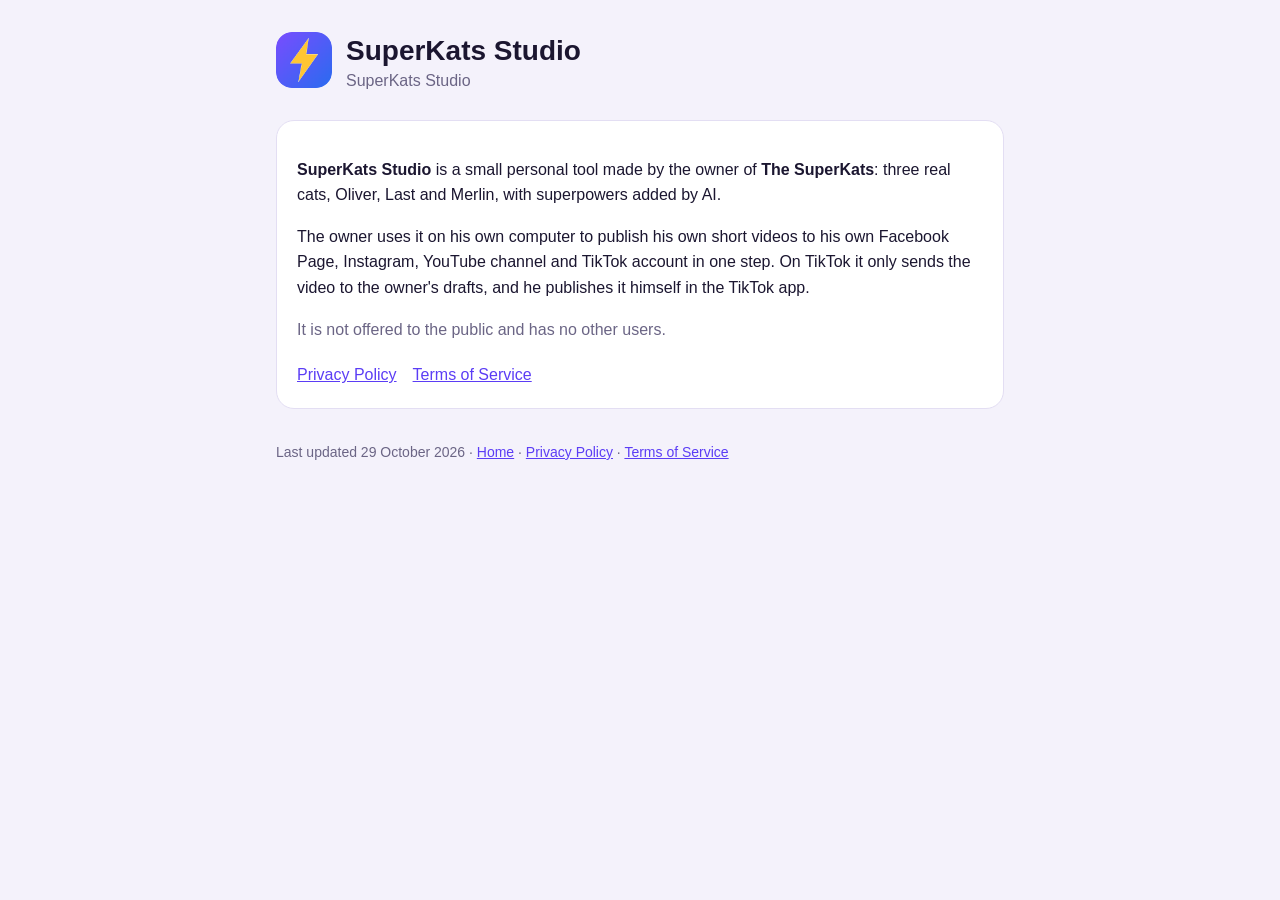
<file: index.html>
<!doctype html>
<html lang="en">
<head>
<meta charset="utf-8">
<meta name="viewport" content="width=device-width, initial-scale=1">
<title>SuperKats Studio</title>
<link rel="icon" href="favicon.png">
<link rel="stylesheet" href="style.css">
</head>
<body><main>
<header><a href="./"><img src="icon.png" alt=""></a><div><h1>SuperKats Studio</h1><div class="muted">SuperKats Studio</div></div></header>
<div class="card">
<p><b>SuperKats Studio</b> is a small personal tool made by the owner of <b>The SuperKats</b>: three real cats, Oliver, Last and Merlin, with superpowers added by AI.</p>
<p>The owner uses it on his own computer to publish his own short videos to his own Facebook Page, Instagram, YouTube channel and TikTok account in one step. On TikTok it only sends the video to the owner's drafts, and he publishes it himself in the TikTok app.</p>
<p class="muted">It is not offered to the public and has no other users.</p>
<nav><a href="privacy.html">Privacy Policy</a><a href="terms.html">Terms of Service</a></nav>
</div>
<footer>Last updated 29 October 2026 · <a href="./">Home</a> · <a href="privacy.html">Privacy Policy</a> · <a href="terms.html">Terms of Service</a></footer>
</main></body></html>
</file>
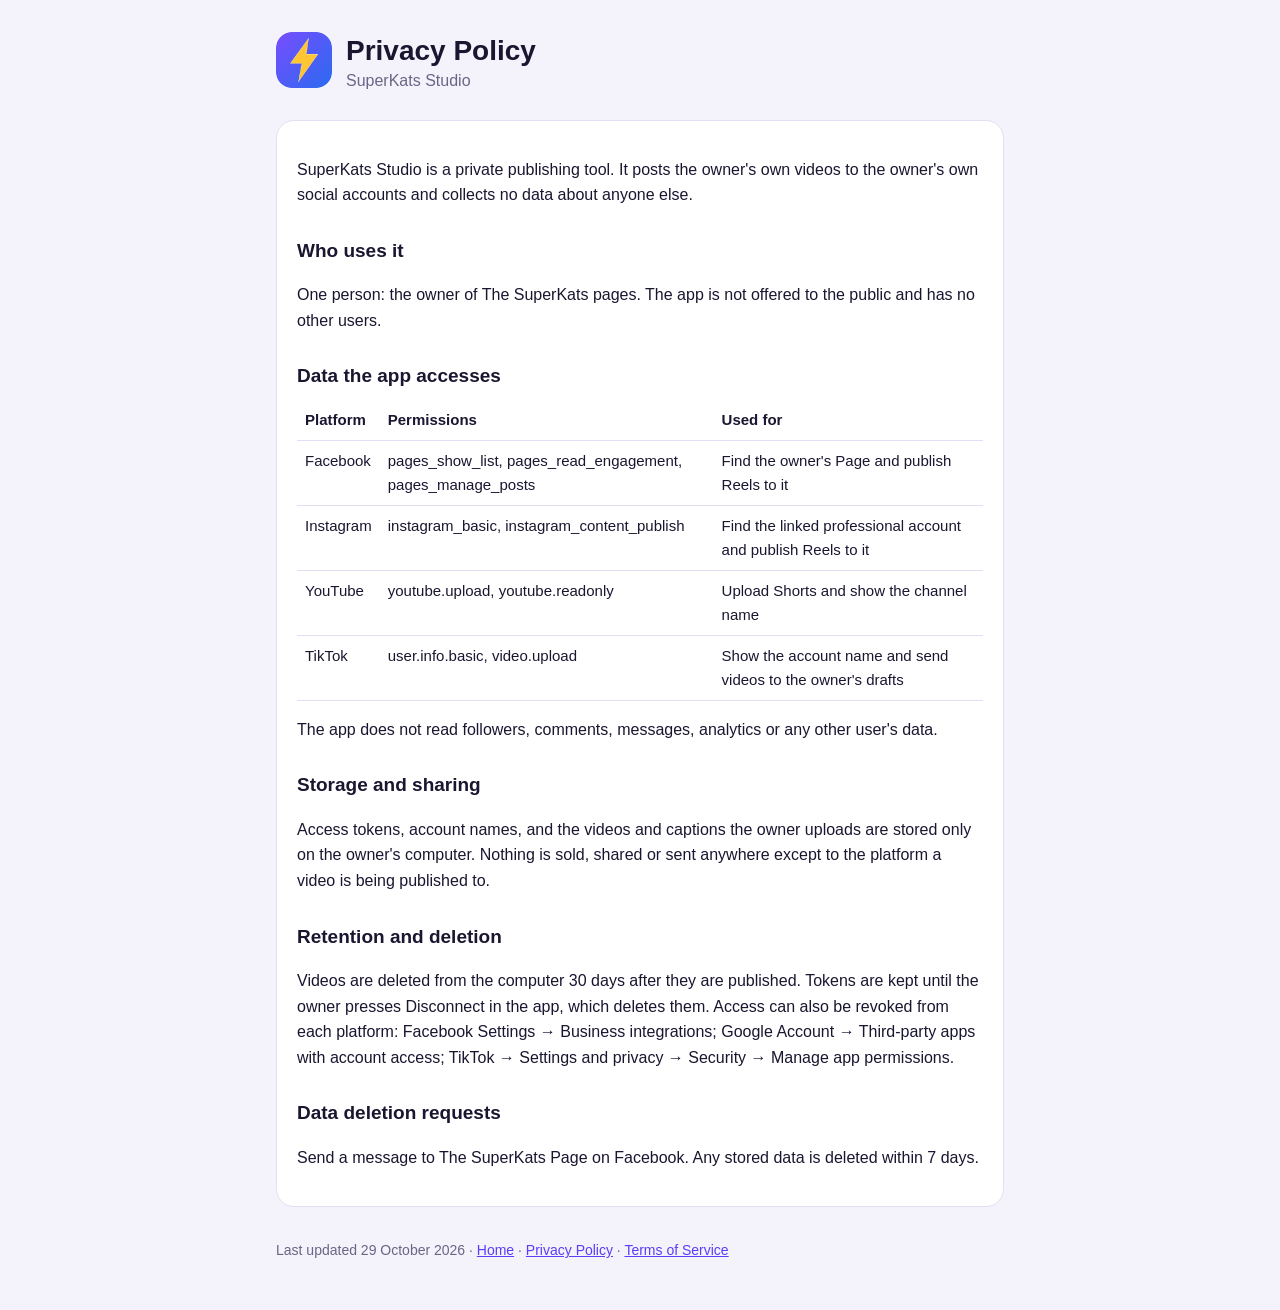
<file: privacy.html>
<!doctype html>
<html lang="en">
<head>
<meta charset="utf-8">
<meta name="viewport" content="width=device-width, initial-scale=1">
<title>Privacy Policy · SuperKats Studio</title>
<link rel="icon" href="favicon.png">
<link rel="stylesheet" href="style.css">
</head>
<body><main>
<header><a href="./"><img src="icon.png" alt=""></a><div><h1>Privacy Policy</h1><div class="muted">SuperKats Studio</div></div></header>
<div class="card">
<p>SuperKats Studio is a private publishing tool. It posts the owner's own videos to the owner's own social accounts and collects no data about anyone else.</p>
<h2>Who uses it</h2>
<p>One person: the owner of The SuperKats pages. The app is not offered to the public and has no other users.</p>
<h2>Data the app accesses</h2>
<table>
<tr><th>Platform</th><th>Permissions</th><th>Used for</th></tr>
<tr><td>Facebook</td><td>pages_show_list, pages_read_engagement, pages_manage_posts</td><td>Find the owner's Page and publish Reels to it</td></tr>
<tr><td>Instagram</td><td>instagram_basic, instagram_content_publish</td><td>Find the linked professional account and publish Reels to it</td></tr>
<tr><td>YouTube</td><td>youtube.upload, youtube.readonly</td><td>Upload Shorts and show the channel name</td></tr>
<tr><td>TikTok</td><td>user.info.basic, video.upload</td><td>Show the account name and send videos to the owner's drafts</td></tr>
</table>
<p>The app does not read followers, comments, messages, analytics or any other user's data.</p>
<h2>Storage and sharing</h2>
<p>Access tokens, account names, and the videos and captions the owner uploads are stored only on the owner's computer. Nothing is sold, shared or sent anywhere except to the platform a video is being published to.</p>
<h2>Retention and deletion</h2>
<p>Videos are deleted from the computer 30 days after they are published. Tokens are kept until the owner presses Disconnect in the app, which deletes them. Access can also be revoked from each platform: Facebook Settings → Business integrations; Google Account → Third-party apps with account access; TikTok → Settings and privacy → Security → Manage app permissions.</p>
<h2>Data deletion requests</h2>
<p>Send a message to The SuperKats Page on Facebook. Any stored data is deleted within 7 days.</p>
</div>
<footer>Last updated 29 October 2026 · <a href="./">Home</a> · <a href="privacy.html">Privacy Policy</a> · <a href="terms.html">Terms of Service</a></footer>
</main></body></html>
</file>
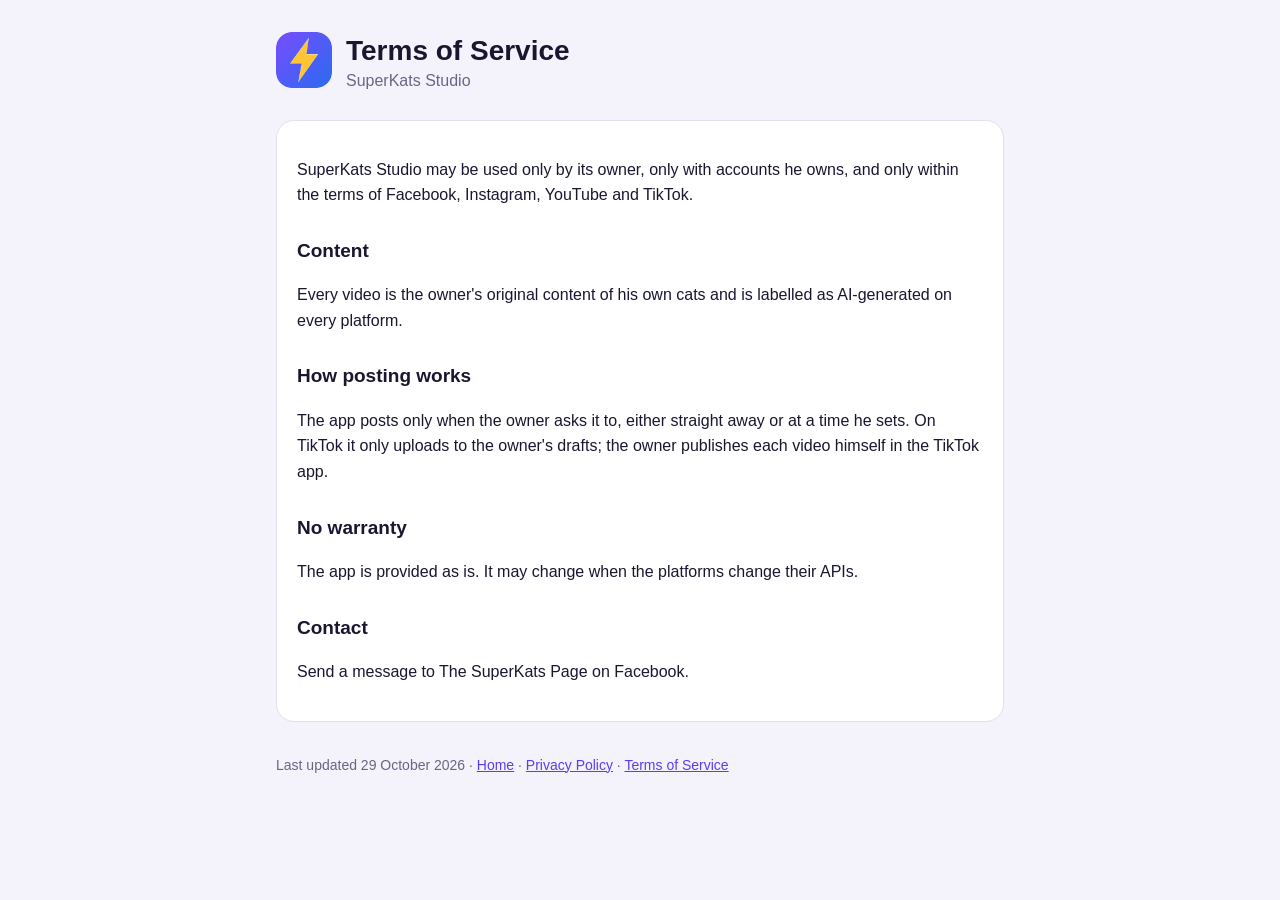
<file: terms.html>
<!doctype html>
<html lang="en">
<head>
<meta charset="utf-8">
<meta name="viewport" content="width=device-width, initial-scale=1">
<title>Terms of Service · SuperKats Studio</title>
<link rel="icon" href="favicon.png">
<link rel="stylesheet" href="style.css">
</head>
<body><main>
<header><a href="./"><img src="icon.png" alt=""></a><div><h1>Terms of Service</h1><div class="muted">SuperKats Studio</div></div></header>
<div class="card">
<p>SuperKats Studio may be used only by its owner, only with accounts he owns, and only within the terms of Facebook, Instagram, YouTube and TikTok.</p>
<h2>Content</h2>
<p>Every video is the owner's original content of his own cats and is labelled as AI-generated on every platform.</p>
<h2>How posting works</h2>
<p>The app posts only when the owner asks it to, either straight away or at a time he sets. On TikTok it only uploads to the owner's drafts; the owner publishes each video himself in the TikTok app.</p>
<h2>No warranty</h2>
<p>The app is provided as is. It may change when the platforms change their APIs.</p>
<h2>Contact</h2>
<p>Send a message to The SuperKats Page on Facebook.</p>
</div>
<footer>Last updated 29 October 2026 · <a href="./">Home</a> · <a href="privacy.html">Privacy Policy</a> · <a href="terms.html">Terms of Service</a></footer>
</main></body></html>
</file>
<file: style.css>
:root { --brand:#5b3df5; --ink:#1b1630; --muted:#6b6585; --paper:#f4f2fb; --card:#fff; --line:#e3def3; }
@media (prefers-color-scheme: dark) { :root { --brand:#8b74ff; --ink:#ece9f7; --muted:#a49dc0; --paper:#0e0b1a; --card:#19152b; --line:#2f2849; } }
* { box-sizing: border-box; }
body { margin:0; background:var(--paper); color:var(--ink); font:16px/1.6 -apple-system, "Segoe UI", Roboto, Arial, sans-serif; }
main { max-width:760px; margin:0 auto; padding:32px 16px 48px; }
header { display:flex; align-items:center; gap:14px; margin-bottom:24px; }
header img { width:56px; height:56px; border-radius:16px; }
header a { color:inherit; text-decoration:none; }
h1 { font-size:28px; line-height:1.2; margin:0; }
h2 { font-size:19px; margin:28px 0 8px; }
.card { background:var(--card); border:1px solid var(--line); border-radius:18px; padding:20px; }
.muted { color:var(--muted); }
nav { display:flex; gap:16px; flex-wrap:wrap; margin:20px 0 0; }
nav a, a { color:var(--brand); }
table { border-collapse:collapse; width:100%; font-size:15px; }
th, td { text-align:left; padding:8px; border-bottom:1px solid var(--line); vertical-align:top; }
footer { margin-top:32px; font-size:14px; color:var(--muted); }
</file>
